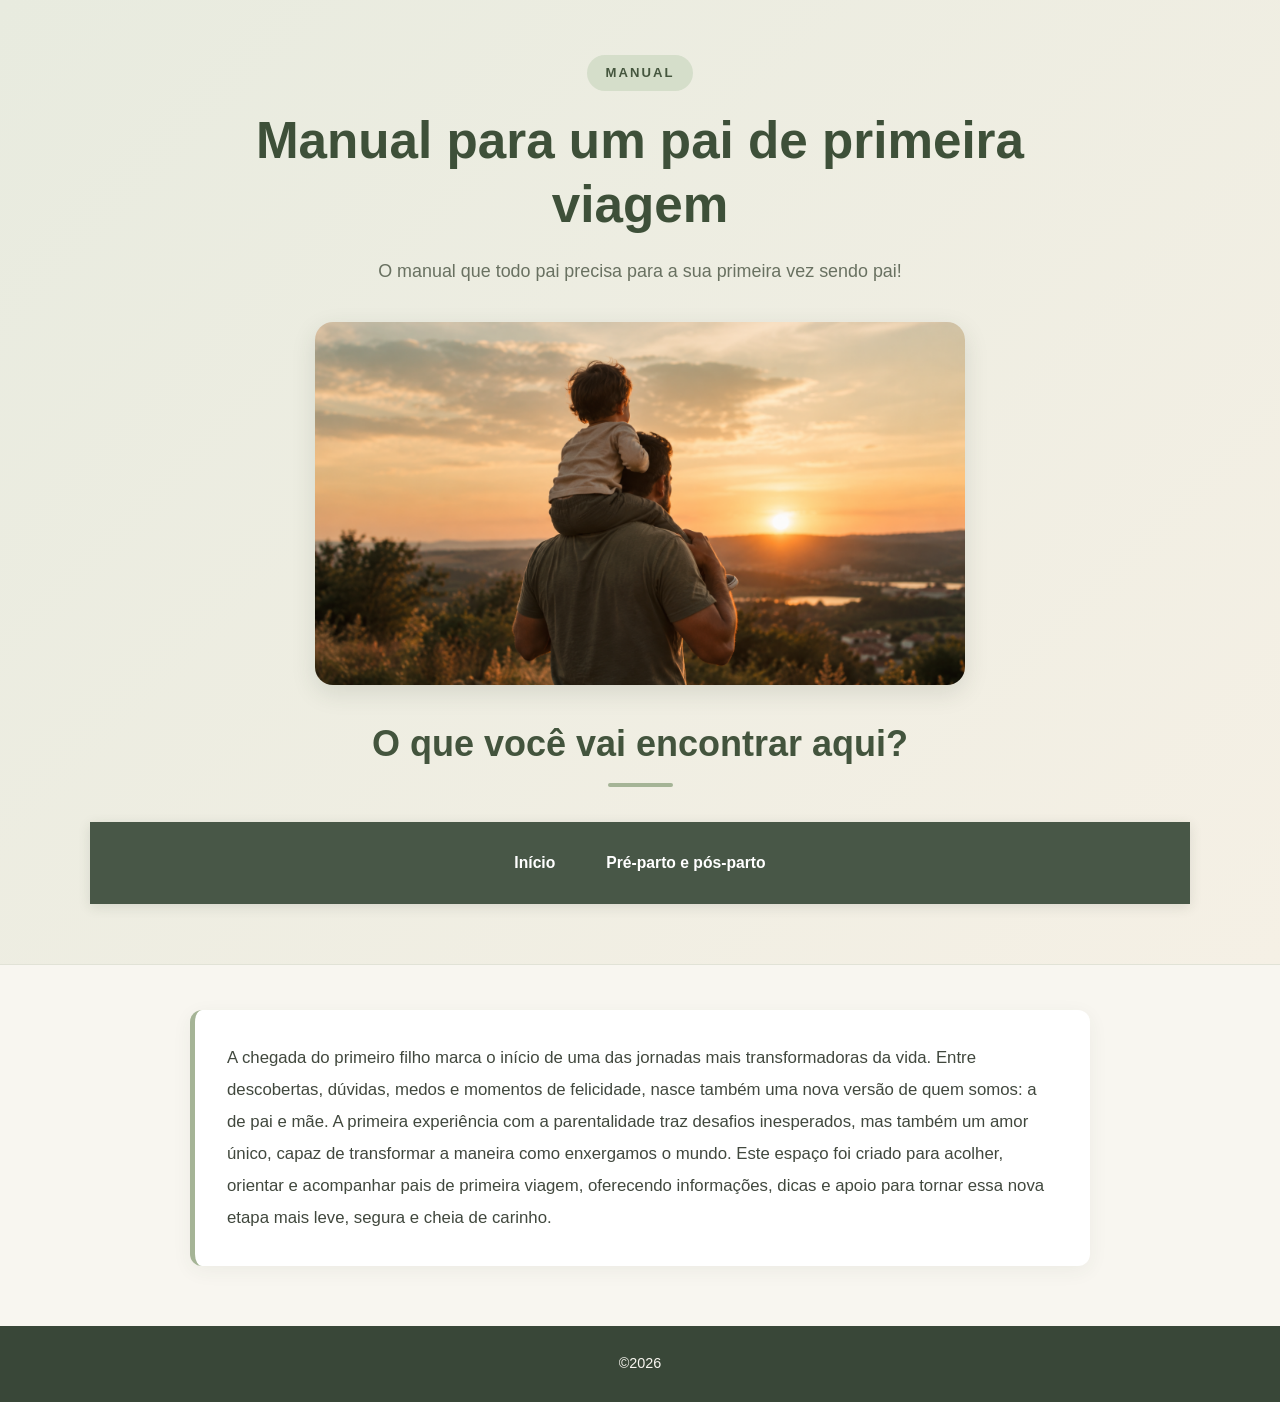
<file: index.html>
<!DOCTYPE html>
<html lang="pt-br">
<head>
    <meta charset="UTF-8">
    <meta name="viewport" content="width=device-width, initial-scale=1.0">
    <title>Manual para um pai | Manual </title>
    <link rel="stylesheet" href="styles.css">
</head>
<body>

    
     <header class="cabecalho">
        <div class="container">
         <p class="etiqueta">Manual</p>
    <h1>Manual para um pai de primeira viagem</h1>
    <p class="subtitulo">
                O manual que todo pai precisa para a sua primeira vez sendo pai!
        </p>

        <img src=".img/paternidade.png" alt="Paternidade">
        <h2 class="titulo-secao">O que você vai encontrar aqui?</h2>
        <nav class="menu-principal">
    <ul class="menu-lista">
        <li><a class="menu-link" href="index.html">Início</a></li>
        <li><a class="menu-link" href="./pages/Dicas.html">Pré-parto e pós-parto</a></li>
    </ul>
</nav>
        
    </header>
    <main> 
         <p class="texto">A chegada do primeiro filho marca o início de uma das jornadas mais transformadoras da vida. Entre descobertas, dúvidas, medos e momentos de felicidade, nasce também uma nova versão de quem somos: a de pai e mãe. A primeira experiência com a parentalidade traz desafios inesperados, mas também um amor único, capaz de transformar a maneira como enxergamos o mundo. Este espaço foi criado para acolher, orientar e acompanhar pais de primeira viagem, oferecendo informações, dicas e apoio para tornar essa nova etapa mais leve, segura e cheia de carinho.</p>
    </main>

    <footer class="rodape">
        <div class="container">
            <p>&copy;2026 </p>
            
        </div>

    </footer>
       

</body>
</html>
</file>
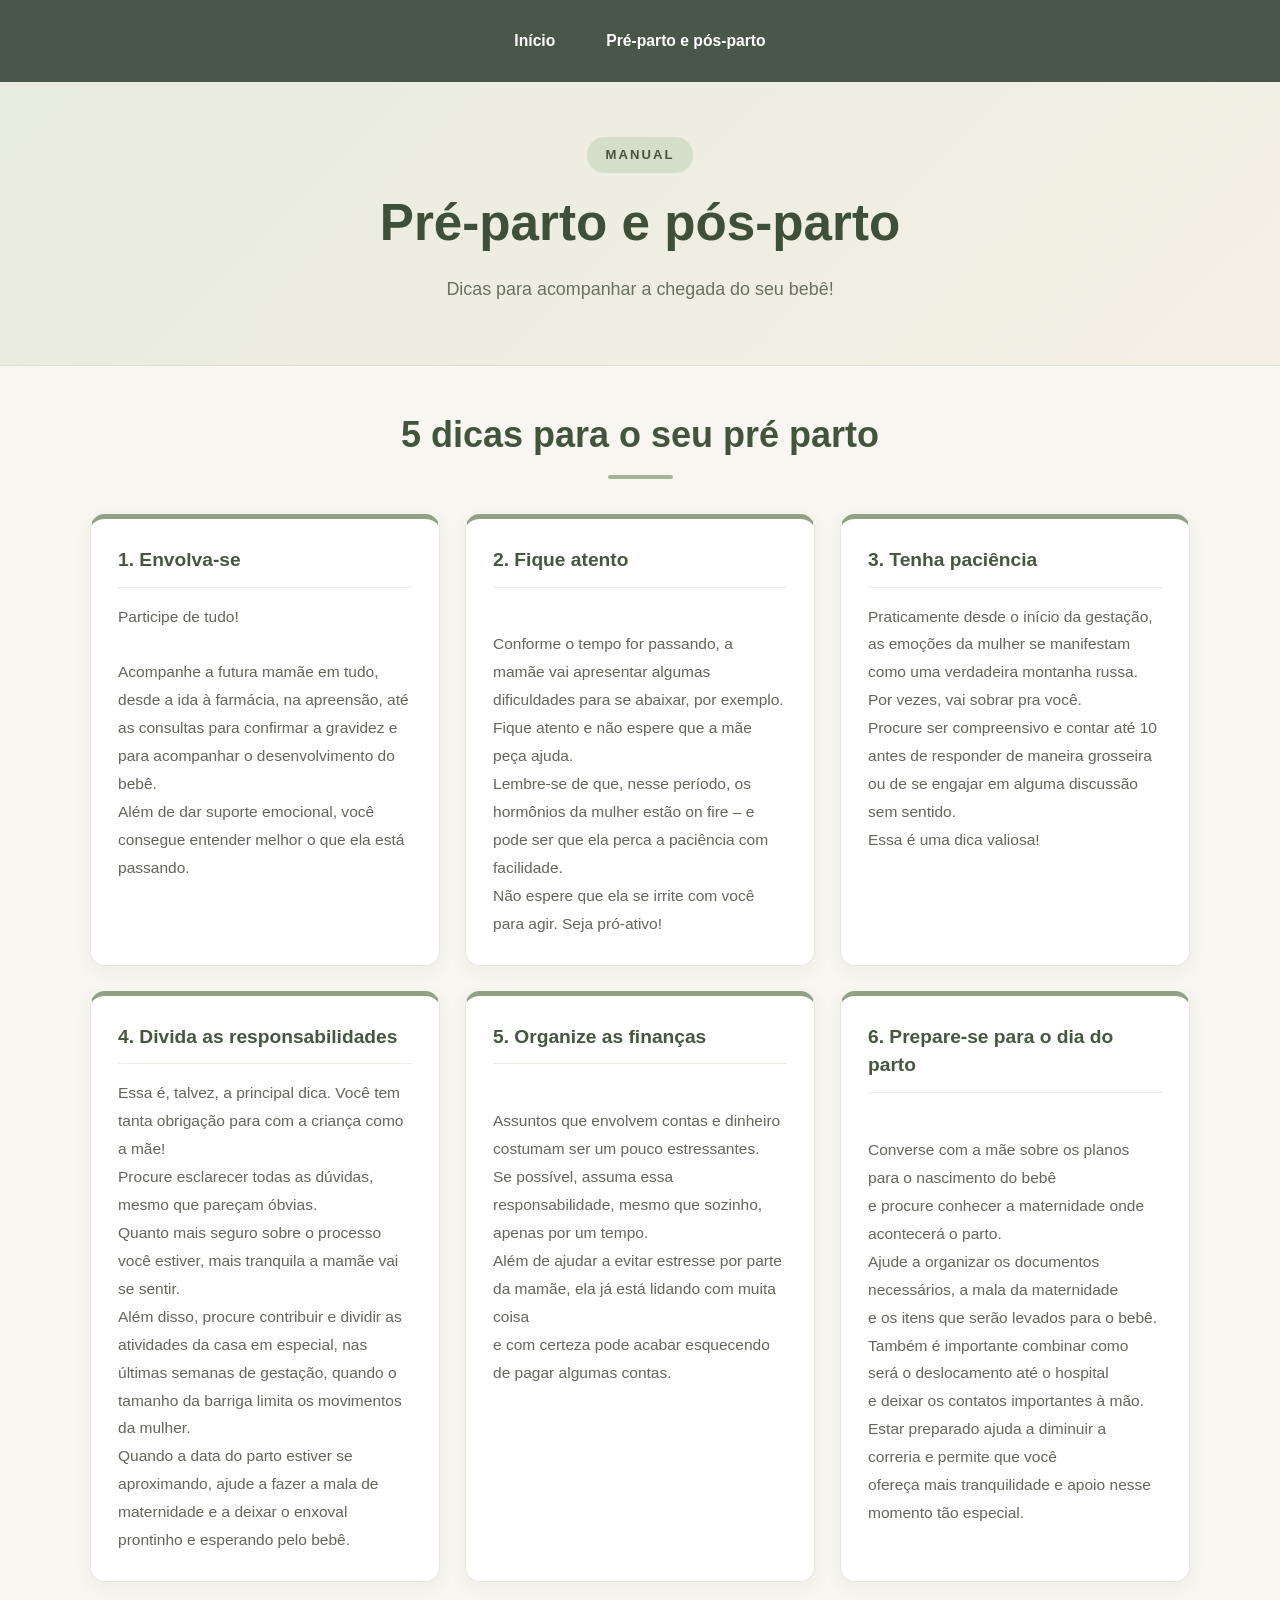
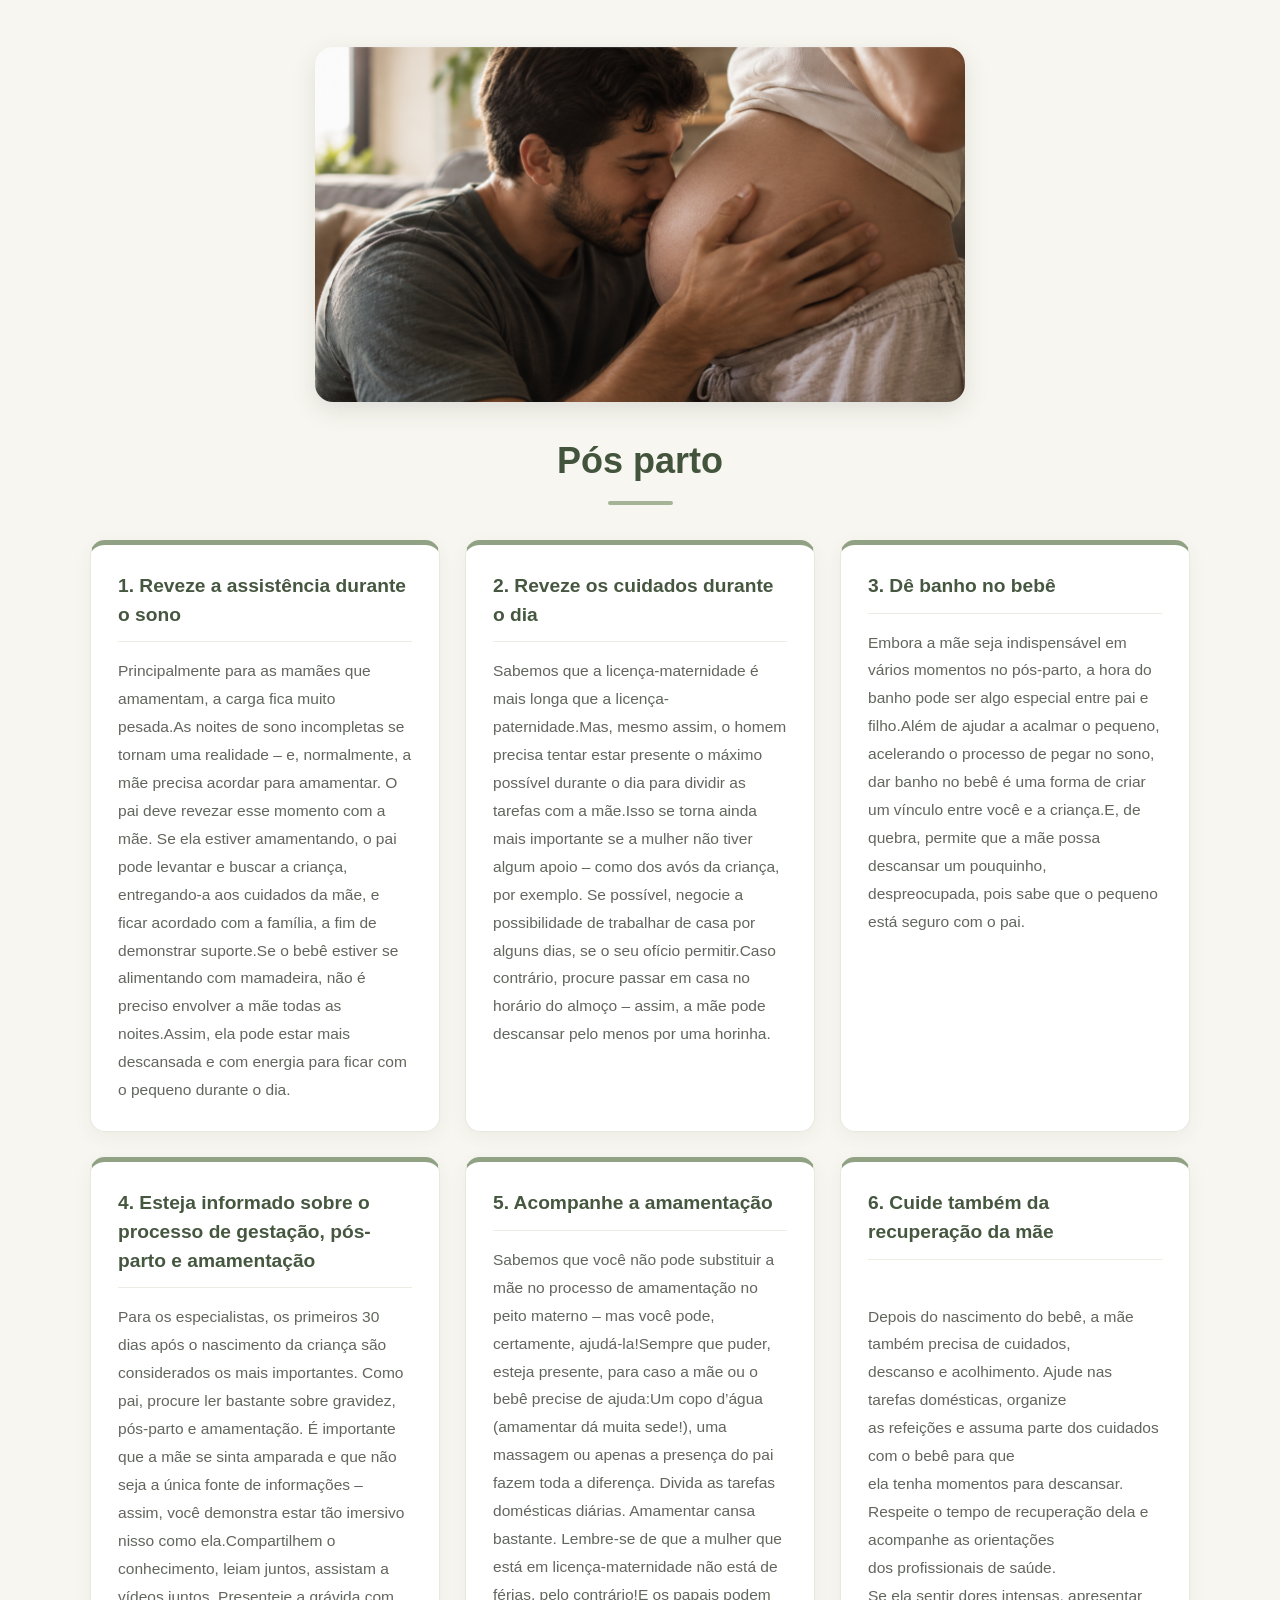
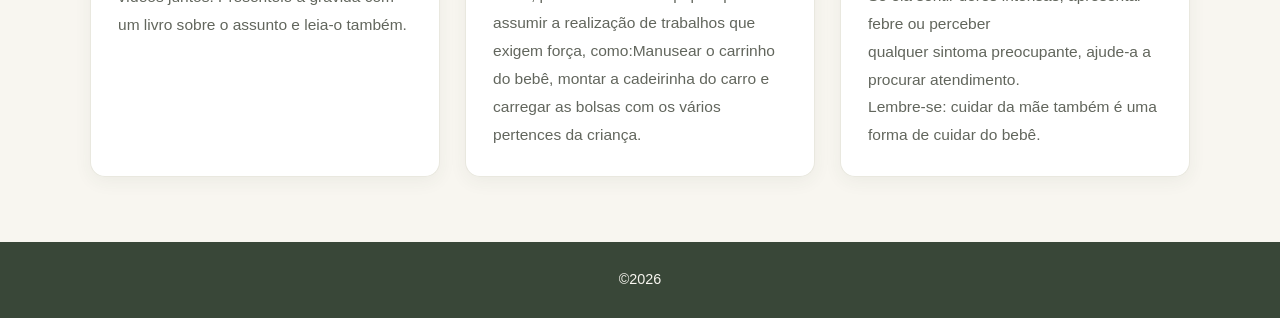
<file: pages/Dicas.html>
<!DOCTYPE html>
<html lang="pt-br">
<head>
    <meta charset="UTF-8">
    <meta name="viewport" content="width=device-width, initial-scale=1.0">
    <title>dicas</title>
    <link rel="stylesheet" href="../styles.css">
</head>
<body>
   <nav class="menu-principal">
    <ul class="menu-lista">
        <li><a class="menu-link" href="../index.html">Início</a></li>
        <li><a class="menu-link" href="Dicas.html">Pré-parto e pós-parto</a></li>
    </ul>
</nav>
    <header class="cabecalho">
    <div class="container">
        <p class="etiqueta">Manual</p>
        <h1>Pré-parto e pós-parto</h1>
        <p class="subtitulo">
            Dicas para acompanhar a chegada do seu bebê!
        </p>
    </div>
</header>

<main>
        <section class="secao">
            <div class="container">
                <h2 class="titulo-secao">5 dicas para o seu pré parto</h2>
                <div class="grade-cards">

                    <article class="card">
                        <h3>1. Envolva-se</h3>
                        <p>Participe de tudo! 

Acompanhe a futura mamãe em tudo, desde a ida à farmácia, na apreensão, até as consultas para confirmar a gravidez e para acompanhar o desenvolvimento do bebê.
Além de dar suporte emocional, você consegue entender melhor o que ela está passando.</p>
                    </article>
                    <article class="card">
                        <h3>2. Fique atento</h3>
                        <p>
Conforme o tempo for passando, a mamãe vai apresentar algumas dificuldades para se abaixar, por exemplo.
Fique atento e não espere que a mãe peça ajuda. 
Lembre-se de que, nesse período, os hormônios da mulher estão on fire – e pode ser que ela perca a paciência com facilidade. 
Não espere que ela se irrite com você para agir. Seja pró-ativo!</p>
                    </article>
                    <article class="card">
                        <h3>3. Tenha paciência</h3>
                        <p>Praticamente desde o início da gestação, as emoções da mulher se manifestam como uma verdadeira montanha russa.
                        Por vezes, vai sobrar pra você. 
                        Procure ser compreensivo e contar até 10 antes de responder de maneira grosseira ou de se engajar em alguma discussão sem sentido.
                         Essa é uma dica valiosa!</p>
                    </article>
                    <article class="card">
                        <h3>4. Divida as responsabilidades</h3>
                        <p>Essa é, talvez, a principal dica. Você tem tanta obrigação para com a criança como a mãe!
                        Procure esclarecer todas as dúvidas, mesmo que pareçam óbvias. 
                        Quanto mais seguro sobre o processo você estiver, mais tranquila a mamãe vai se sentir.
                        Além disso, procure contribuir e dividir as atividades da casa em especial, nas últimas semanas de gestação, quando o tamanho da barriga limita os movimentos da mulher.
                        Quando a data do parto estiver se aproximando, ajude a fazer a mala de maternidade e a deixar o enxoval prontinho e esperando pelo bebê.  </p>
                </article>
                  <article class="card">
                    <h3>5. Organize as finanças</h3>
                    <p>
                        Assuntos que envolvem contas e dinheiro costumam ser um pouco estressantes.
                        Se possível, assuma essa responsabilidade, mesmo que sozinho, apenas por um tempo.
                        Além de ajudar a evitar estresse por parte da mamãe, ela já está lidando com muita coisa
                        e com certeza pode acabar esquecendo de pagar algumas contas.
    </p>
</article>
<article class="card">
    <h3>6. Prepare-se para o dia do parto</h3>
    <p>
        Converse com a mãe sobre os planos para o nascimento do bebê
        e procure conhecer a maternidade onde acontecerá o parto.
        Ajude a organizar os documentos necessários, a mala da maternidade
        e os itens que serão levados para o bebê.
        Também é importante combinar como será o deslocamento até o hospital
        e deixar os contatos importantes à mão.
        Estar preparado ajuda a diminuir a correria e permite que você
        ofereça mais tranquilidade e apoio nesse momento tão especial.
    </p>
</article>

</div>
</div>
</section>
                <img src="../.img/casal.png" alt="bebe">

        
        <section class="secao">
            <div class="container">
                <h2 class="titulo-secao">Pós parto</h2>
                <div class="grade-cards">

                    <article class="card">
                        <h3>1. Reveze a assistência durante o sono</h3>
                        <p>Principalmente para as mamães que amamentam, a carga fica muito pesada.As noites de sono incompletas se tornam uma realidade – e, normalmente, a mãe precisa acordar para amamentar. O pai deve revezar esse momento com a mãe. Se ela estiver amamentando, o pai pode levantar e buscar a criança, entregando-a aos cuidados da mãe, e ficar acordado com a família, a fim de demonstrar suporte.Se o bebê estiver se alimentando com mamadeira, não é preciso envolver a mãe todas as noites.Assim, ela pode estar mais descansada e com energia para ficar com o pequeno durante o dia. 
</p>
                    </article>
                    <article class="card">
                        <h3>2. Reveze os cuidados durante o dia</h3>
                        <p>Sabemos que a licença-maternidade é mais longa que a licença-paternidade.Mas, mesmo assim, o homem precisa tentar estar presente o máximo possível durante o dia para dividir as tarefas com a mãe.Isso se torna ainda mais importante se a mulher não tiver algum apoio – como dos avós da criança, por exemplo. Se possível, negocie a possibilidade de trabalhar de casa por alguns dias, se o seu ofício permitir.Caso contrário, procure passar em casa no horário do almoço – assim, a mãe pode descansar pelo menos por uma horinha. </p>
                    </article>
                    <article class="card">
                        <h3>3. Dê banho no bebê</h3>
                        <p>Embora a mãe seja indispensável em vários momentos no pós-parto, a hora do banho pode ser algo especial entre pai e filho.Além de ajudar a acalmar o pequeno, acelerando o processo de pegar no sono, dar banho no bebê é uma forma de criar um vínculo entre você e a criança.E, de quebra, permite que a mãe possa descansar um pouquinho, despreocupada, pois sabe que o pequeno está seguro com o pai. </p>
                    </article>
                    <article class="card">
                        <h3>4. Esteja informado sobre o processo de gestação, pós-parto e amamentação</h3>
                        <p>Para os especialistas, os primeiros 30 dias após o nascimento da criança são considerados os mais importantes. Como pai, procure ler bastante sobre gravidez, pós-parto e amamentação. É importante que a mãe se sinta amparada e que não seja a única fonte de informações – assim, você demonstra estar tão imersivo nisso como ela.Compartilhem o conhecimento, leiam juntos, assistam a vídeos juntos. Presenteie a grávida com um livro sobre o assunto e leia-o também. </p>
                    </article>
                    <article class="card">
                        <h3>5. Acompanhe a amamentação</h3>
                        <p>Sabemos que você não pode substituir a mãe no processo de amamentação no peito materno – mas você pode, certamente, ajudá-la!Sempre que puder, esteja presente, para caso a mãe ou o bebê precise de ajuda:Um copo d’água (amamentar dá muita sede!), uma massagem ou apenas a presença do pai fazem toda a diferença. Divida as tarefas domésticas diárias. Amamentar cansa bastante. Lembre-se de que a mulher que está em licença-maternidade não está de férias, pelo contrário!E os papais podem assumir a realização de trabalhos que exigem força, como:Manusear o carrinho do bebê, montar a cadeirinha do carro e carregar as bolsas com os vários pertences da criança.</p>
                    </article>
                    <article class="card">
    <h3>6. Cuide também da recuperação da mãe</h3>
    <p>
        Depois do nascimento do bebê, a mãe também precisa de cuidados,
        descanso e acolhimento. Ajude nas tarefas domésticas, organize
        as refeições e assuma parte dos cuidados com o bebê para que
        ela tenha momentos para descansar.
        Respeite o tempo de recuperação dela e acompanhe as orientações
        dos profissionais de saúde.
        Se ela sentir dores intensas, apresentar febre ou perceber
        qualquer sintoma preocupante, ajude-a a procurar atendimento.
        Lembre-se: cuidar da mãe também é uma forma de cuidar do bebê.
    </p>
</article>
               </div>
            </div>
        </section>
    </main>

    <footer class="rodape">
        <div class="container">
            <p>&copy;2026 </p>
            
        </div>

    </footer>
</body>
</html>
</file>
<file: styles.css>
* {
    margin: 0;
    padding: 0;
    box-sizing: border-box;
}

html {
    scroll-behavior: smooth;
}

body {
    font-family: 'Segoe UI', Tahoma, Geneva, Verdana, sans-serif;
    background-color: #f8f6f0;
    color: #41483e;
    line-height: 1.8;
}

.container {
    width: 100%;
    max-width: 1150px;
    margin: 0 auto;
    padding: 0 25px;
}

.menu-principal {
    background-color: #485747;
    padding: 18px 20px;
    box-shadow: 0 3px 12px rgba(42, 54, 40, 0.12);
}

.menu-lista {
    display: flex;
    justify-content: center;
    align-items: center;
    gap: 15px;
    flex-wrap: wrap;
    list-style: none;
}

.menu-principal li {
    list-style: none;
}

.menu-link {
    display: inline-block;
    color: #ffffff;
    text-decoration: none;
    font-size: 0.98rem;
    font-weight: 600;
    padding: 9px 18px;
    border-radius: 25px;
    transition: background-color 0.3s, color 0.3s;
}

.menu-link:hover {
    background-color: #e4e8d9;
    color: #354333;
}


.cabecalho {
    background: linear-gradient(135deg, #e8ebdf, #f5f0e5);
    padding: 55px 0 60px;
    text-align: center;
    border-bottom: 1px solid #e1e2d6;
}

.etiqueta {
    display: inline-block;
    background-color: #d5deca;
    color: #45563e;
    padding: 6px 19px;
    border-radius: 25px;
    font-size: 0.82rem;
    font-weight: 700;
    letter-spacing: 2px;
    text-transform: uppercase;
    margin-bottom: 18px;
}

h1 {
    color: #3e5039;
    font-size: clamp(2rem, 4vw, 3.2rem);
    line-height: 1.25;
    max-width: 900px;
    margin: 0 auto 18px;
}

.subtitulo {
    color: #697161;
    font-size: 1.12rem;
    max-width: 720px;
    margin: 0 auto;
}


main {
    padding-top: 45px;
}

.secao {
    margin-bottom: 65px;
}

.titulo-secao {
    color: #43543d;
    font-size: clamp(1.65rem, 3vw, 2.25rem);
    line-height: 1.35;
    text-align: center;
    margin: 0 auto 35px;
}

.titulo-secao::after {
    content: "";
    display: block;
    width: 65px;
    height: 4px;
    background-color: #a5b496;
    border-radius: 10px;
    margin: 15px auto 0;
}


.grade-cards {
    display: grid;
    grid-template-columns: repeat(3, minmax(0, 1fr));
    gap: 25px;
    align-items: stretch;
}

.card {
    background-color: #ffffff;
    padding: 27px;
    border: 1px solid #e9e8df;
    border-top: 5px solid #91a183;
    border-radius: 15px;
    box-shadow: 0 5px 18px rgba(58, 68, 50, 0.06);
    transition: transform 0.25s, box-shadow 0.25s;
    min-width: 0;
}

.card:hover {
    transform: translateY(-4px);
    box-shadow: 0 10px 25px rgba(58, 68, 50, 0.12);
}

.card h3 {
    color: #465740;
    font-size: 1.2rem;
    line-height: 1.5;
    margin-bottom: 15px;
    padding-bottom: 12px;
    border-bottom: 1px solid #eceee6;
}

.card p {
    color: #62665d;
    font-size: 0.97rem;
    line-height: 1.8;
    text-align: left;
    white-space: pre-line;
}


.cabecalho img,
img[alt="bebe"],
img[alt="Bebê"] {
    display: block;
    width: 100%;
    max-width: 650px;
    height: auto;
    max-height: 420px;
    object-fit: cover;
    margin: 35px auto;
    border-radius: 18px;
    box-shadow: 0 8px 24px rgba(49, 59, 43, 0.13);
}



.texto {
    max-width: 900px;
    margin: 0 auto;
    padding: 32px;
    background-color: #ffffff;
    border-left: 5px solid #a5b496;
    border-radius: 12px;
    box-shadow: 0 5px 20px rgba(58, 68, 50, 0.06);
    font-size: 1.05rem;
    line-height: 1.9;
    text-align: left;
}


.rodape {
    background-color: #394738;
    color: #f8f6f0;
    text-align: center;
    padding: 25px 15px;
    margin-top: 60px;
}

.rodape p {
    font-size: 0.9rem;
}
</file>
